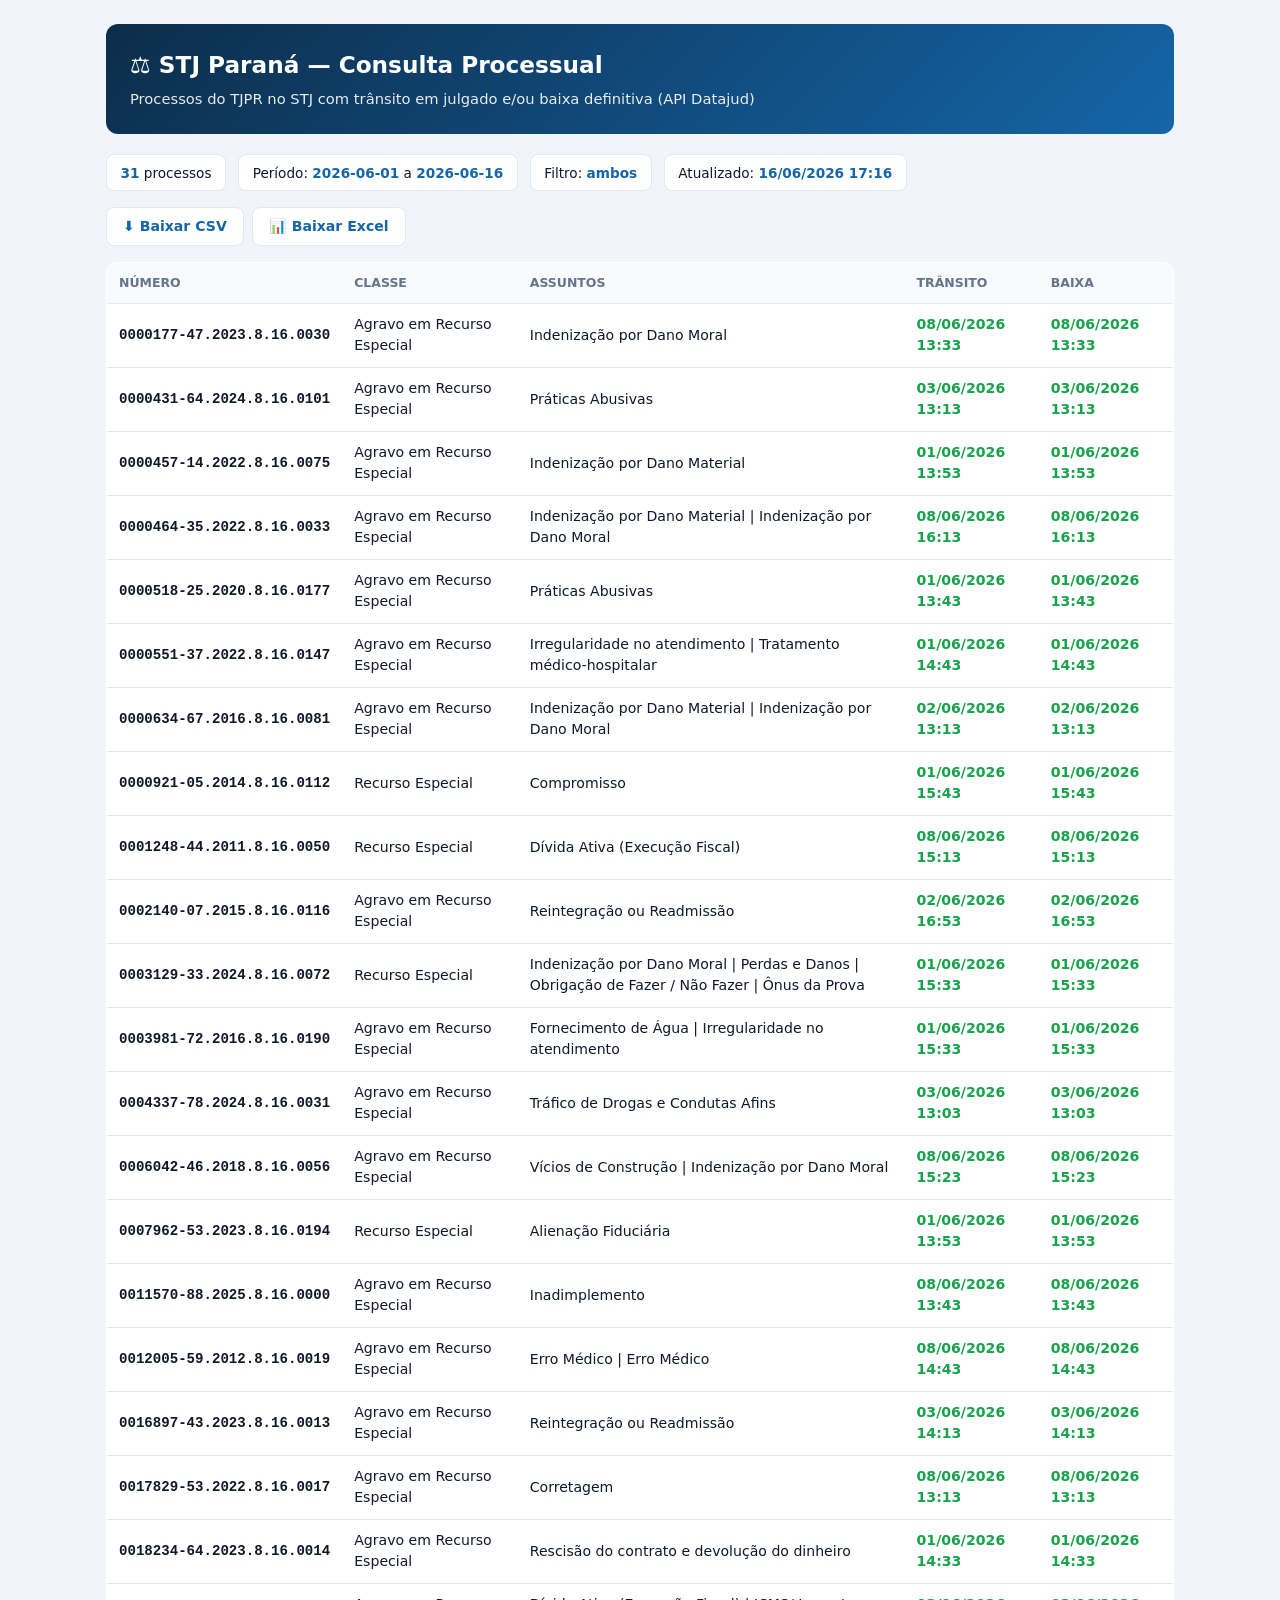
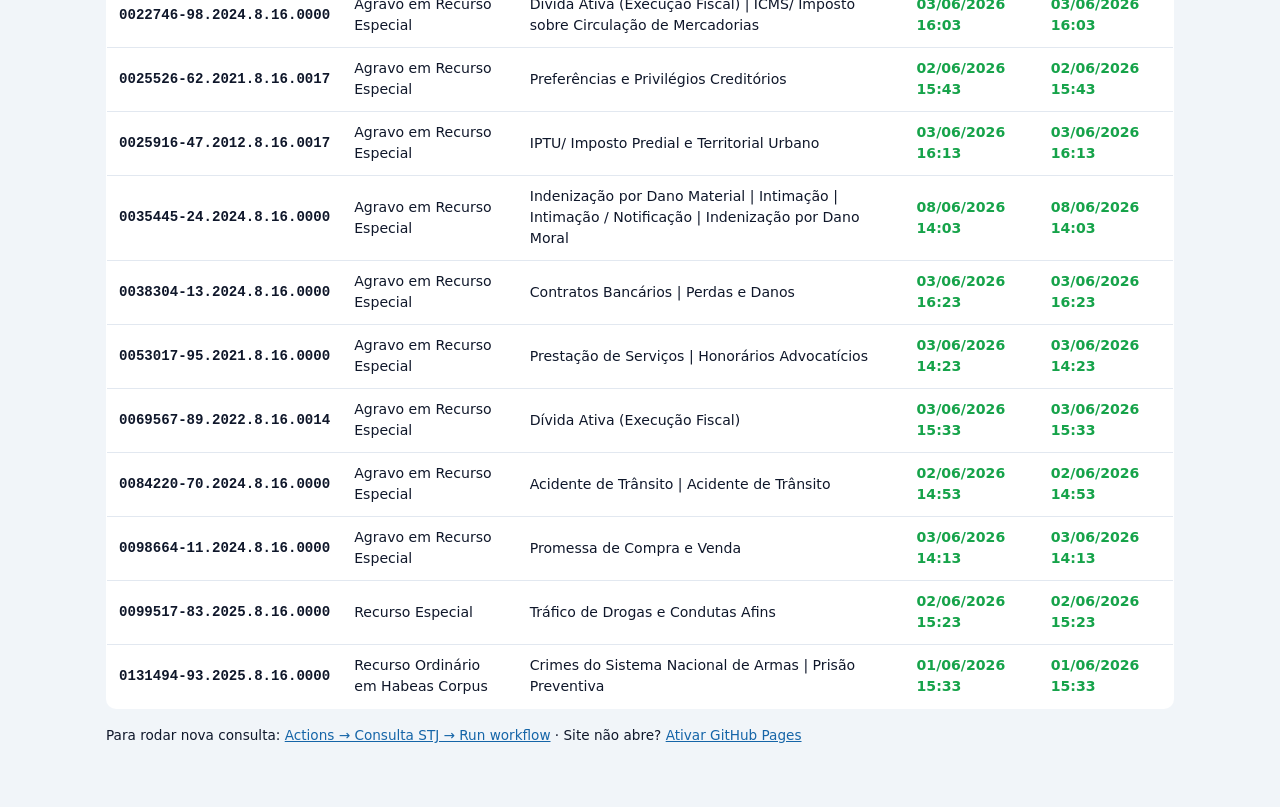
<file: index.html>
<!DOCTYPE html>
<html lang="pt-BR">
<head>
  <meta charset="UTF-8">
  <meta name="viewport" content="width=device-width, initial-scale=1">
  <title>STJ Paraná — Consulta Processual</title>
  <style>
    :root {
      --bg: #f1f5f9;
      --card: #fff;
      --text: #0f172a;
      --muted: #64748b;
      --accent: #1565a8;
      --ok: #16a34a;
      --border: #e2e8f0;
    }
    * { box-sizing: border-box; }
    body {
      margin: 0;
      font-family: system-ui, -apple-system, sans-serif;
      background: var(--bg);
      color: var(--text);
      line-height: 1.5;
    }
    .wrap { max-width: 1100px; margin: 0 auto; padding: 1.5rem 1rem 3rem; }
    header {
      background: linear-gradient(135deg, #0c2d4a, #1565a8);
      color: #fff;
      padding: 1.5rem;
      border-radius: 12px;
      margin-bottom: 1.25rem;
    }
    header h1 { margin: 0 0 .35rem; font-size: 1.45rem; }
    header p { margin: 0; opacity: .9; font-size: .92rem; }
    .meta {
      display: flex; flex-wrap: wrap; gap: .75rem;
      margin-bottom: 1rem;
    }
    .chip {
      background: var(--card);
      border: 1px solid var(--border);
      border-radius: 8px;
      padding: .45rem .85rem;
      font-size: .85rem;
    }
    .chip strong { color: var(--accent); }
    .actions { display: flex; flex-wrap: wrap; gap: .5rem; margin-bottom: 1rem; }
    .btn {
      display: inline-block;
      padding: .5rem 1rem;
      border-radius: 8px;
      font-size: .88rem;
      font-weight: 600;
      text-decoration: none;
      border: 1px solid var(--border);
      background: var(--card);
      color: var(--accent);
    }
    .btn:hover { background: #eff6ff; }
    table {
      width: 100%;
      border-collapse: collapse;
      background: var(--card);
      border-radius: 10px;
      overflow: hidden;
      border: 1px solid var(--border);
      font-size: .88rem;
    }
    th, td { padding: .65rem .75rem; text-align: left; border-bottom: 1px solid var(--border); }
    th { background: #f8fafc; font-size: .78rem; text-transform: uppercase; color: var(--muted); }
    tr.proc { cursor: pointer; }
    tr.proc:hover { background: #f8fafc; }
    tr.proc.sel { background: #eff6ff; }
    .num { font-family: ui-monospace, monospace; font-weight: 600; white-space: nowrap; }
    .badge-ok { color: var(--ok); font-weight: 600; }
    #detalhe {
      display: none;
      margin-top: 1rem;
      background: var(--card);
      border: 1px solid var(--border);
      border-radius: 12px;
      padding: 1.25rem;
    }
    #detalhe.vis { display: block; }
    .grid { display: grid; grid-template-columns: 1fr 1fr; gap: 1rem; }
    @media (max-width: 700px) { .grid { grid-template-columns: 1fr; } }
    .lbl { font-size: .72rem; text-transform: uppercase; color: var(--muted); font-weight: 600; }
    .status { padding: .5rem .75rem; border-radius: 6px; margin: .35rem 0; font-size: .85rem; }
    .status.ok { background: #f0fdf4; color: #14532d; border-left: 4px solid var(--ok); }
    .status.no { background: #fef2f2; color: #991b1b; border-left: 4px solid #ef4444; }
    .timeline { margin-top: 1rem; }
    .tl-item { padding: .5rem 0; border-bottom: 1px solid var(--border); font-size: .85rem; }
    .tl-item:last-child { border-bottom: none; }
    .tl-meta { color: var(--muted); font-size: .78rem; }
    .destaque { background: #dcfce7; color: #166534; font-size: .68rem; padding: 1px 6px; border-radius: 999px; margin-left: .35rem; }
    .empty { text-align: center; padding: 2rem; color: var(--muted); }
    .gh-link { font-size: .85rem; margin-top: 1rem; }
    .gh-link a { color: var(--accent); }
  </style>
</head>
<body>
  <div class="wrap">
    <header>
      <h1>⚖️ STJ Paraná — Consulta Processual</h1>
      <p>Processos do TJPR no STJ com trânsito em julgado e/ou baixa definitiva (API Datajud)</p>
    </header>

    <div class="meta" id="meta"></div>
    <div class="actions">
      <a class="btn" href="resultados.csv" download>⬇️ Baixar CSV</a>
      <a class="btn" href="resultados.xlsx" download>📊 Baixar Excel</a>
    </div>

    <div id="tabela-wrap"></div>
    <div id="detalhe"></div>

    <p class="gh-link">
      Para rodar nova consulta:
      <a href="https://github.com/narleysousa/Consulta-STJ/actions/workflows/consulta.yml">Actions → Consulta STJ → Run workflow</a>
      · Site não abre? <a href="https://github.com/narleysousa/Consulta-STJ/blob/main/ATIVAR-SITE.md">Ativar GitHub Pages</a>
    </p>
  </div>

  <script>
    const DESTAQUES = new Set([848, 22]);

    async function carregar() {
      let dados;
      try {
        const r = await fetch('resultados.json?' + Date.now());
        dados = await r.json();
      } catch {
        dados = { total: 0, processos: [], filtro: {}, gerado_em: '' };
      }

      const f = dados.filtro || {};
      document.getElementById('meta').innerHTML = `
        <div class="chip"><strong>${dados.total}</strong> processos</div>
        ${f.data_inicio ? `<div class="chip">Período: <strong>${f.data_inicio}</strong> a <strong>${f.data_fim}</strong></div>` : ''}
        ${f.modo ? `<div class="chip">Filtro: <strong>${f.modo}</strong></div>` : ''}
        ${dados.gerado_em ? `<div class="chip">Atualizado: <strong>${dados.gerado_em}</strong></div>` : ''}
      `;

      const wrap = document.getElementById('tabela-wrap');
      if (!dados.processos || dados.processos.length === 0) {
        wrap.innerHTML = `<div class="empty card">
          <p>Nenhum resultado ainda.</p>
          <p>Execute a Action <strong>Consulta STJ</strong> no GitHub para gerar os dados.</p>
        </div>`;
        return;
      }

      let html = `<table><thead><tr>
        <th>Número</th><th>Classe</th><th>Assuntos</th>
        <th>Trânsito</th><th>Baixa</th>
      </tr></thead><tbody>`;

      dados.processos.forEach((p, i) => {
        html += `<tr class="proc" data-i="${i}">
          <td class="num">${p.numero_formatado}</td>
          <td>${p.classe}</td>
          <td>${p.assuntos || '—'}</td>
          <td class="${p.tem_transito_julgado === 'Sim' ? 'badge-ok' : ''}">${p.data_transito_julgado || '—'}</td>
          <td class="${p.tem_baixa_definitiva === 'Sim' ? 'badge-ok' : ''}">${p.data_baixa_definitiva || '—'}</td>
        </tr>`;
      });
      html += '</tbody></table>';
      wrap.innerHTML = html;

      const det = document.getElementById('detalhe');
      document.querySelectorAll('tr.proc').forEach(tr => {
        tr.addEventListener('click', () => {
          document.querySelectorAll('tr.proc').forEach(r => r.classList.remove('sel'));
          tr.classList.add('sel');
          const p = dados.processos[+tr.dataset.i];
          mostrarDetalhe(p, det);
        });
      });
    }

    function mostrarDetalhe(p, el) {
      const tl = (p.timeline || []).slice().reverse().map(m => {
        const dest = DESTAQUES.has(m.codigo) ? '<span class="destaque">Destaque</span>' : '';
        return `<div class="tl-item">
          <strong>${m.nome}</strong>${dest}
          <div class="tl-meta">${m.orgao ? m.orgao + ' · ' : ''}${m.data}</div>
        </div>`;
      }).join('');

      el.className = 'vis';
      el.innerHTML = `
        <div class="grid">
          <div>
            <div class="lbl">Número</div>
            <div class="num">${p.numero_formatado}</div>
            <div class="lbl" style="margin-top:.75rem">Classe</div>
            <div>${p.classe}</div>
            <div class="lbl" style="margin-top:.75rem">Ajuizamento</div>
            <div>${p.data_ajuizamento || '—'}</div>
            <div class="lbl" style="margin-top:.75rem">Assuntos</div>
            <div>${p.assuntos || '—'}</div>
          </div>
          <div>
            <div class="status ${p.tem_transito_julgado === 'Sim' ? 'ok' : 'no'}">
              ${p.tem_transito_julgado === 'Sim' ? '✅' : '❌'} Trânsito em julgado — ${p.data_transito_julgado || '—'}
            </div>
            <div class="status ${p.tem_baixa_definitiva === 'Sim' ? 'ok' : 'no'}">
              ${p.tem_baixa_definitiva === 'Sim' ? '✅' : '❌'} Baixa definitiva — ${p.data_baixa_definitiva || '—'}
            </div>
          </div>
        </div>
        ${tl ? `<div class="timeline"><div class="lbl">Histórico de movimentos</div>${tl}</div>` : ''}
      `;
    }

    carregar();
  </script>
</body>
</html>
</file>
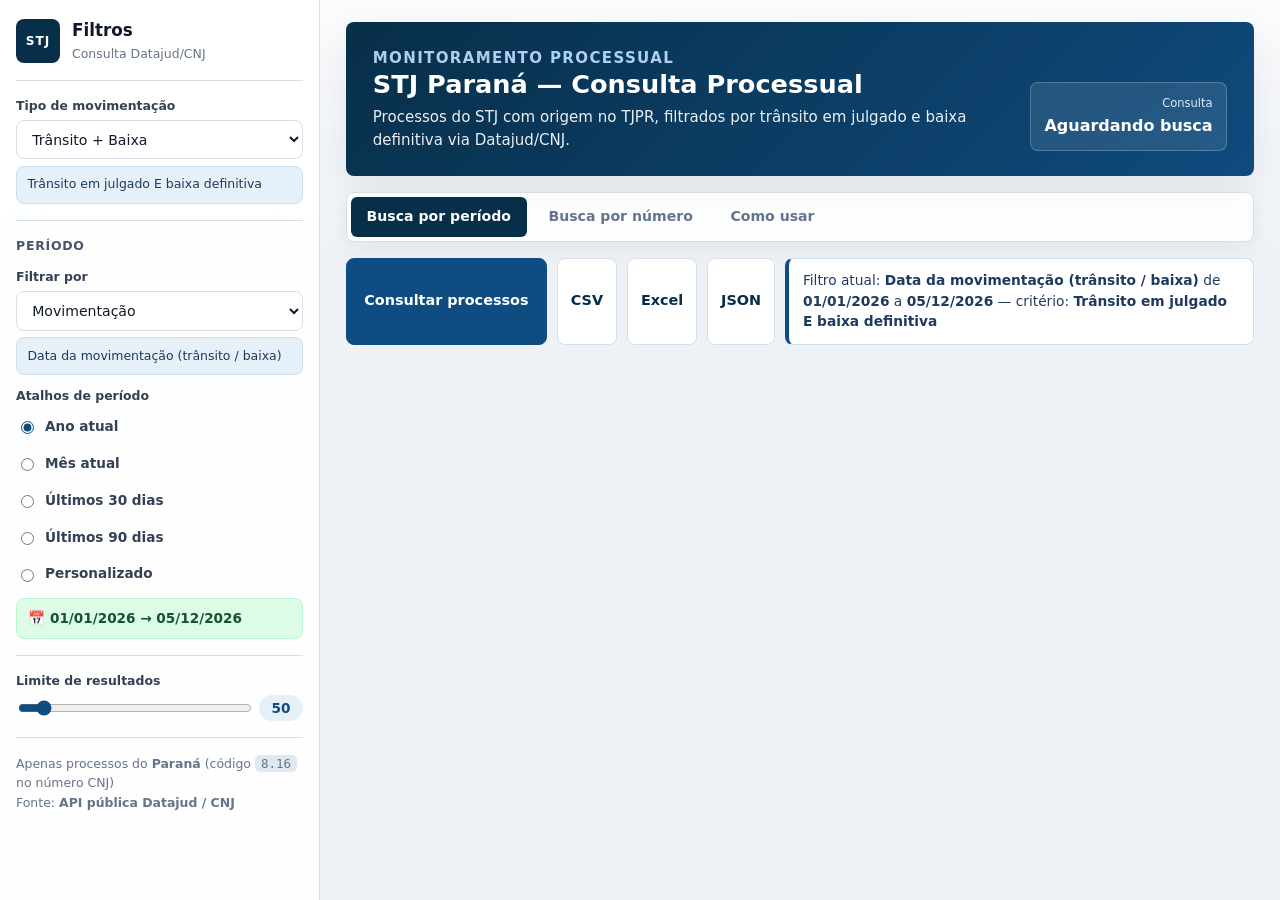
<file: docs/index.html>
<!DOCTYPE html>
<html lang="pt-BR">
<head>
  <meta charset="UTF-8">
  <meta name="viewport" content="width=device-width, initial-scale=1">
  <title>STJ Paraná — Consulta Processual</title>
  <link rel="stylesheet" href="app.css?v=20260617">
</head>
<body>
<div class="layout">
  <aside class="sidebar">
    <div class="sidebar-head">
      <span class="brand-mark" aria-hidden="true">STJ</span>
      <div>
        <h2>Filtros</h2>
        <p>Consulta Datajud/CNJ</p>
      </div>
    </div>

    <label for="modo">Tipo de movimentação</label>
    <select id="modo">
      <option value="ambos">Trânsito + Baixa</option>
      <option value="transito">Só trânsito</option>
      <option value="baixa">Só baixa</option>
      <option value="qualquer">Trânsito ou Baixa</option>
    </select>
    <div class="sidebar-hint" id="hint-modo">Trânsito em julgado E baixa definitiva</div>

    <hr class="sep">
    <div class="section-title">Período</div>

    <label for="tipo-data">Filtrar por</label>
    <select id="tipo-data">
      <option value="movimentacao">Movimentação</option>
      <option value="ajuizamento">Ajuizamento</option>
      <option value="atualizacao">Última atualização</option>
    </select>
    <div class="sidebar-hint" id="hint-tipo">Data da movimentação (trânsito / baixa)</div>

    <p class="lbl" style="margin-top:.75rem">Atalhos de período</p>
    <div class="radio-group">
      <label><input type="radio" name="atalho" value="ano_atual" checked> Ano atual</label>
      <label><input type="radio" name="atalho" value="mes_atual"> Mês atual</label>
      <label><input type="radio" name="atalho" value="ultimos_30"> Últimos 30 dias</label>
      <label><input type="radio" name="atalho" value="ultimos_90"> Últimos 90 dias</label>
      <label><input type="radio" name="atalho" value="personalizado"> Personalizado</label>
    </div>
    <div class="sidebar-periodo" id="sidebar-periodo"></div>
    <div class="datas-custom hidden" id="datas-custom">
      <label for="data-ini">Data inicial</label>
      <input type="date" id="data-ini">
      <label for="data-fim">Data final</label>
      <input type="date" id="data-fim">
    </div>

    <hr class="sep">
    <label for="limite">Limite de resultados</label>
    <div class="range-wrap">
      <input type="range" id="limite" min="10" max="500" step="10" value="50">
      <span class="range-val" id="limite-val">50</span>
    </div>

    <div class="sidebar-footer">
      Apenas processos do <strong>Paraná</strong> (código <code>8.16</code> no número CNJ)<br>
      Fonte: <strong>API pública Datajud / CNJ</strong>
    </div>
  </aside>

  <main class="main">
    <div class="hero">
      <div>
        <p class="eyebrow">Monitoramento processual</p>
        <h1>STJ Paraná — Consulta Processual</h1>
        <p>Processos do STJ com origem no TJPR, filtrados por trânsito em julgado e baixa definitiva via Datajud/CNJ.</p>
      </div>
      <div class="hero-stats" id="hero-stats">
        <span>Dados locais</span>
        <strong>Carregando</strong>
      </div>
    </div>

    <nav class="tabs">
      <button class="tab active" data-tab="periodo">Busca por período</button>
      <button class="tab" data-tab="numero">Busca por número</button>
      <button class="tab" data-tab="ajuda">Como usar</button>
    </nav>

    <div id="panel-periodo" class="tab-panel active">
      <div class="action-bar">
        <button class="btn-primary" id="btn-consultar">Consultar processos</button>
        <a class="btn-secondary hidden" id="btn-vercel" href="https://vercel.com/new/clone?repository-url=https://github.com/narleysousa/Consulta-STJ&amp;project-name=consulta-stj" target="_blank" rel="noopener">Consulta instantânea (Vercel)</a>
        <a class="btn-secondary" href="resultados.csv" download>CSV</a>
        <a class="btn-secondary" href="resultados.xlsx" download>Excel</a>
        <a class="btn-secondary" href="resultados.json" download>JSON</a>
        <div class="info-box" id="info-filtro"></div>
      </div>
      <div id="alerta-periodo" class="alert" style="display:none"></div>
      <div id="progresso" class="hidden">
        <div class="progress"><div id="progresso-bar"></div></div>
      </div>

      <div id="area-resultados" class="hidden">
        <div class="metrics" id="metricas"></div>

        <details class="expander">
          <summary>📊 Distribuição por classe (top 10)</summary>
          <div class="exp-body bar-chart" id="grafico-classes"></div>
        </details>

        <h4>Resultados</h4>
        <div class="filters-row">
          <input type="text" id="filtro-texto" placeholder="🔍 Filtrar na tabela — número, classe ou assunto...">
          <select id="filtro-status">
            <option value="">Todos os status</option>
            <option value="Com trânsito">Com trânsito</option>
            <option value="Com baixa">Com baixa</option>
            <option value="Com ambos">Com ambos</option>
            <option value="Sem trânsito">Sem trânsito</option>
            <option value="Sem baixa">Sem baixa</option>
          </select>
          <select id="ordem-resultados">
            <option value="transito_desc">Trânsito mais recente</option>
            <option value="baixa_desc">Baixa mais recente</option>
            <option value="classe_asc">Classe A-Z</option>
            <option value="numero_asc">Número CNJ</option>
          </select>
          <button class="btn-ghost" id="btn-limpar-filtros" type="button">Limpar</button>
        </div>
        <p class="caption" id="caption-tabela"></p>
        <div class="table-wrap" id="tabela-wrap"></div>
        <div id="detalhe"></div>
      </div>
    </div>

    <div id="panel-numero" class="tab-panel">
      <div class="help-card compact">
        <p>Cole um ou mais números CNJ, <strong>um por linha</strong>. Aceita com ou sem formatação:</p>
        <p><code>0040376-67.2020.8.16.0014</code> ou <code>00403766720208160014</code></p>
      </div>
      <textarea class="busca-num" id="numeros-input" placeholder="0040376-67.2020.8.16.0014&#10;0000431-64.2024.8.16.0101"></textarea>
      <button class="btn-primary btn-numero" id="btn-numero">Consultar números</button>
      <div id="alerta-numero" class="alert alert-numero" style="display:none"></div>
      <div id="resultados-numero" style="margin-top:1rem"></div>
    </div>

    <div id="panel-ajuda" class="tab-panel">
      <div class="help-card">
        <h3>Como usar</h3>
        <p><strong>Busca por período:</strong> configure os filtros na barra lateral e clique em <em>Consultar processos</em>.</p>
        <p>No <strong>GitHub Pages</strong>, clique em <em>Atualizar dados</em> — a consulta roda no GitHub Actions (~1–2 min). Para consulta instantânea: <a href="https://vercel.com/new/clone?repository-url=https://github.com/narleysousa/Consulta-STJ&amp;project-name=consulta-stj" target="_blank" rel="noopener">deploy na Vercel</a> (grátis) ou <code>./iniciar-site.sh</code> no computador.</p>
        <p><strong>Busca por número:</strong> cole um ou mais números CNJ na aba correspondente.</p>
        <p><strong>Detalhes:</strong> clique em qualquer linha da tabela para ver o histórico de movimentos.</p>
        <h3>Critérios</h3>
        <ul>
          <li><strong>Trânsito + Baixa:</strong> processos com ambos os movimentos (TPU 848 e 22)</li>
          <li><strong>Só trânsito / Só baixa / Trânsito ou Baixa:</strong> variações do filtro</li>
        </ul>
        <p>Processos do Paraná são identificados pelo padrão <code>.8.16.</code> no número CNJ (TJPR).</p>
      </div>
    </div>
  </main>
</div>
<script src="app.js?v=20260618-4"></script>
</body>
</html>
</file>
<file: docs/app.css>
:root {
  --bg: #eef2f7;
  --surface: #ffffff;
  --surface-soft: #f8fafc;
  --text: #111827;
  --muted: #64748b;
  --muted-strong: #475569;
  --brand: #0f4c81;
  --brand-dark: #082f49;
  --brand-soft: #e6f0f8;
  --ok: #15803d;
  --ok-soft: #dcfce7;
  --warn: #b45309;
  --warn-soft: #fef3c7;
  --danger: #b91c1c;
  --danger-soft: #fee2e2;
  --border: #d7dee8;
  --shadow: 0 18px 45px rgba(15, 23, 42, .08);
  --radius: 8px;
}

* { box-sizing: border-box; }

body {
  margin: 0;
  font-family: Inter, ui-sans-serif, system-ui, -apple-system, "Segoe UI", sans-serif;
  background:
    linear-gradient(180deg, rgba(255, 255, 255, .74), rgba(255, 255, 255, 0) 260px),
    var(--bg);
  color: var(--text);
  line-height: 1.5;
}

button,
input,
select,
textarea {
  font: inherit;
}

button,
a {
  -webkit-tap-highlight-color: transparent;
}

a { color: var(--brand); }

.layout {
  display: grid;
  grid-template-columns: 320px minmax(0, 1fr);
  min-height: 100vh;
}

.layout > * {
  min-width: 0;
}

.sidebar {
  background: rgba(255, 255, 255, .92);
  border-right: 1px solid var(--border);
  padding: 1.15rem 1rem 2rem;
  position: sticky;
  top: 0;
  height: 100vh;
  overflow-y: auto;
  backdrop-filter: blur(18px);
}

.sidebar-head {
  display: flex;
  align-items: center;
  gap: .75rem;
  padding-bottom: 1rem;
  border-bottom: 1px solid var(--border);
  margin-bottom: 1rem;
}

.brand-mark {
  display: inline-grid;
  place-items: center;
  width: 44px;
  height: 44px;
  border-radius: var(--radius);
  background: var(--brand-dark);
  color: #fff;
  font-size: .76rem;
  font-weight: 800;
  letter-spacing: .08em;
}

.sidebar h2 {
  margin: 0;
  font-size: 1.05rem;
  color: var(--text);
}

.sidebar-head p {
  margin: .1rem 0 0;
  color: var(--muted);
  font-size: .78rem;
}

.sidebar label,
.sidebar .lbl,
.section-title {
  display: block;
  font-size: .78rem;
  font-weight: 750;
  color: #334155;
  margin: .78rem 0 .28rem;
}

.section-title {
  margin-top: 0;
  text-transform: uppercase;
  letter-spacing: .06em;
  color: var(--muted-strong);
}

.sidebar select,
.sidebar input[type="date"],
.sidebar input[type="number"],
.sidebar textarea,
.filters-row input,
.filters-row select,
textarea.busca-num {
  width: 100%;
  padding: .6rem .7rem;
  border: 1px solid var(--border);
  border-radius: var(--radius);
  font-size: .88rem;
  background: #fff;
  color: var(--text);
  outline: none;
  transition: border-color .16s ease, box-shadow .16s ease, background .16s ease;
}

.sidebar select:focus,
.sidebar input:focus,
.filters-row input:focus,
.filters-row select:focus,
textarea.busca-num:focus {
  border-color: var(--brand);
  box-shadow: 0 0 0 3px rgba(15, 76, 129, .14);
}

.sidebar-hint {
  font-size: .78rem;
  color: #1e3a5f;
  background: var(--brand-soft);
  border: 1px solid #c9deef;
  padding: .55rem .65rem;
  border-radius: var(--radius);
  margin-top: .4rem;
}

.sidebar-periodo {
  background: var(--ok-soft);
  border: 1px solid #bbf7d0;
  color: #14532d;
  padding: .58rem .7rem;
  border-radius: var(--radius);
  font-size: .85rem;
  margin-top: .5rem;
  font-weight: 650;
}

.sidebar-footer {
  font-size: .78rem;
  color: var(--muted);
  line-height: 1.55;
  margin-top: 1rem;
  padding-top: 1rem;
  border-top: 1px solid var(--border);
}

.sidebar-footer code,
.help-card code {
  background: #e2e8f0;
  padding: 1px 6px;
  border-radius: 5px;
}

hr.sep {
  border: none;
  border-top: 1px solid var(--border);
  margin: 1rem 0;
}

.radio-group {
  display: flex;
  flex-direction: column;
  gap: .3rem;
}

.radio-group label {
  display: flex;
  align-items: center;
  gap: .5rem;
  min-height: 32px;
  font-weight: 550;
  font-size: .85rem;
  margin: 0;
  cursor: pointer;
}

.radio-group input {
  accent-color: var(--brand);
}

.range-wrap {
  display: grid;
  grid-template-columns: 1fr auto;
  gap: .55rem;
  align-items: center;
  margin-top: .25rem;
}

.range-wrap input[type=range] {
  width: 100%;
  accent-color: var(--brand);
}

.range-val {
  min-width: 44px;
  text-align: center;
  font-size: .85rem;
  color: var(--brand);
  font-weight: 800;
  background: var(--brand-soft);
  border-radius: 999px;
  padding: .18rem .45rem;
}

.datas-custom {
  display: grid;
  gap: .5rem;
  margin-top: .5rem;
}

.main {
  padding: 1.4rem clamp(1rem, 2vw, 2rem) 3rem;
  max-width: 1180px;
  width: 100%;
  min-width: 0;
}

.hero {
  display: grid;
  grid-template-columns: minmax(0, 1fr) auto;
  gap: 1rem;
  align-items: end;
  background:
    linear-gradient(135deg, rgba(8, 47, 73, .98), rgba(15, 76, 129, .94)),
    #082f49;
  color: #fff;
  padding: 1.55rem 1.7rem;
  border-radius: var(--radius);
  margin-bottom: 1rem;
  box-shadow: var(--shadow);
}

.eyebrow {
  margin: 0 0 .35rem;
  text-transform: uppercase;
  letter-spacing: .09em;
  font-size: .72rem;
  font-weight: 800;
  color: #bfdbfe;
}

.hero h1 {
  margin: 0 0 .45rem;
  font-size: clamp(1.45rem, 2vw, 2rem);
  line-height: 1.14;
}

.hero p {
  margin: 0;
  opacity: .92;
  font-size: .94rem;
  max-width: 760px;
}

.hero-stats {
  min-width: 150px;
  border: 1px solid rgba(255, 255, 255, .22);
  border-radius: var(--radius);
  padding: .75rem .85rem;
  background: rgba(255, 255, 255, .1);
  text-align: right;
}

.hero-stats span {
  display: block;
  color: #dbeafe;
  font-size: .72rem;
}

.hero-stats strong {
  display: block;
  margin-top: .12rem;
  font-size: 1rem;
}

.tabs {
  display: flex;
  gap: .35rem;
  flex-wrap: wrap;
  background: rgba(255, 255, 255, .86);
  border: 1px solid var(--border);
  border-radius: var(--radius);
  padding: 4px;
  margin-bottom: 1rem;
  box-shadow: 0 8px 22px rgba(15, 23, 42, .05);
}

.tab {
  border: none;
  background: transparent;
  padding: .58rem 1rem;
  border-radius: 6px;
  font-size: .88rem;
  font-weight: 650;
  color: var(--muted);
  cursor: pointer;
}

.tab:hover {
  color: var(--text);
  background: #f1f5f9;
}

.tab.active {
  background: var(--brand-dark);
  color: #fff;
}

.tab-panel { display: none; }
.tab-panel.active { display: block; }

.action-bar {
  display: grid;
  grid-template-columns: auto auto auto auto minmax(260px, 1fr);
  gap: .6rem;
  align-items: stretch;
}

.btn-primary,
.btn-secondary,
.btn-ghost {
  display: inline-flex;
  align-items: center;
  justify-content: center;
  min-height: 42px;
  border-radius: var(--radius);
  font-size: .9rem;
  font-weight: 750;
  cursor: pointer;
  text-decoration: none;
  white-space: nowrap;
  transition: transform .12s ease, background .16s ease, border-color .16s ease, color .16s ease;
}

.btn-primary {
  background: var(--brand);
  color: #fff;
  border: 1px solid var(--brand);
  padding: .65rem 1.1rem;
}

.btn-primary:hover { background: #0b416f; }
.btn-primary:active,
.btn-secondary:active,
.btn-ghost:active { transform: translateY(1px); }
.btn-primary:disabled { opacity: .62; cursor: wait; }

.btn-secondary {
  background: #fff;
  color: var(--brand-dark);
  border: 1px solid var(--border);
  padding: .62rem .82rem;
}

.btn-secondary:hover {
  border-color: var(--brand);
  background: var(--brand-soft);
}

.btn-ghost {
  border: 1px solid var(--border);
  background: transparent;
  color: var(--muted-strong);
  padding: .55rem .8rem;
}

.btn-ghost:hover {
  background: #fff;
  color: var(--text);
}

.btn-numero {
  margin-top: .8rem;
}

.info-box {
  min-width: 240px;
  background: #fff;
  border: 1px solid #c9deef;
  border-left: 4px solid var(--brand);
  border-radius: var(--radius);
  padding: .72rem .88rem;
  font-size: .86rem;
  color: #1e3a5f;
}

.alert {
  padding: .75rem 1rem;
  border-radius: var(--radius);
  margin: .8rem 0;
  font-size: .88rem;
  border: 1px solid transparent;
}

.alert.ok {
  background: var(--ok-soft);
  border-color: #bbf7d0;
  color: #14532d;
}

.alert.err {
  background: var(--danger-soft);
  border-color: #fecaca;
  color: #7f1d1d;
}

.alert.info {
  background: var(--brand-soft);
  border-color: #bfdbfe;
  color: #1e3a5f;
}

.params-action {
  margin: .5rem 0 .75rem;
  font-size: .85rem;
  border-collapse: collapse;
}

.params-action td {
  padding: .15rem .5rem .15rem 0;
}

.params-action code {
  background: rgba(0, 0, 0, .06);
  padding: .1rem .35rem;
  border-radius: 4px;
}

.alert-numero {
  margin-top: .8rem;
}

.metrics {
  display: grid;
  grid-template-columns: repeat(4, minmax(0, 1fr));
  gap: .75rem;
  margin: 1rem 0;
}

.metric {
  background: #fff;
  border: 1px solid var(--border);
  border-radius: var(--radius);
  padding: .85rem .95rem;
  box-shadow: 0 8px 22px rgba(15, 23, 42, .04);
}

.metric .val {
  font-size: 1.7rem;
  line-height: 1;
  font-weight: 850;
  color: var(--brand-dark);
}

.metric .lbl {
  margin-top: .35rem;
  font-size: .72rem;
  color: var(--muted);
  text-transform: uppercase;
  letter-spacing: .06em;
  font-weight: 800;
}

.filters-row {
  display: grid;
  grid-template-columns: minmax(220px, 1.5fr) minmax(150px, .8fr) minmax(150px, .8fr) auto;
  gap: .65rem;
  margin: .75rem 0 .6rem;
  align-items: center;
}

.table-wrap {
  background: #fff;
  border: 1px solid var(--border);
  border-radius: var(--radius);
  overflow: auto;
  max-width: 100%;
  max-height: 520px;
  box-shadow: 0 10px 28px rgba(15, 23, 42, .05);
}

table {
  width: 100%;
  border-collapse: collapse;
  font-size: .86rem;
}

th {
  position: sticky;
  top: 0;
  z-index: 1;
  background: #f8fafc;
  text-align: left;
  padding: .72rem .8rem;
  font-size: .71rem;
  text-transform: uppercase;
  color: var(--muted);
  border-bottom: 1px solid var(--border);
  letter-spacing: .05em;
}

td {
  padding: .68rem .8rem;
  border-bottom: 1px solid #edf2f7;
  vertical-align: top;
}

tr.proc {
  cursor: pointer;
  transition: background .14s ease;
}

tr.proc:hover { background: #f8fafc; }
tr.proc.sel { background: #e6f0f8; }

.num {
  font-family: ui-monospace, SFMono-Regular, Menlo, Consolas, monospace;
  font-weight: 750;
  white-space: nowrap;
  color: var(--brand-dark);
}

.assuntos-cell {
  max-width: 320px;
  color: var(--muted-strong);
}

.status-pill {
  display: inline-flex;
  align-items: center;
  gap: .35rem;
  border-radius: 999px;
  padding: .18rem .55rem;
  font-weight: 750;
  font-size: .78rem;
  white-space: nowrap;
}

.status-pill.ok {
  color: #14532d;
  background: var(--ok-soft);
}

.status-pill.no {
  color: #7f1d1d;
  background: var(--danger-soft);
}

.empty-state {
  padding: 1.25rem;
  color: var(--muted);
}

.card,
.help-card {
  background: #fff;
  border: 1px solid var(--border);
  border-radius: var(--radius);
  padding: 1.15rem;
  margin-top: 1rem;
  box-shadow: 0 10px 28px rgba(15, 23, 42, .05);
}

.card-grid {
  display: grid;
  grid-template-columns: minmax(0, 1.2fr) minmax(260px, .8fr);
  gap: 1.2rem;
}

.proc-label {
  font-size: .7rem;
  text-transform: uppercase;
  color: var(--muted);
  font-weight: 800;
  letter-spacing: .06em;
  margin-top: .65rem;
}

.proc-label:first-child { margin-top: 0; }

.processo-numero {
  font-family: ui-monospace, SFMono-Regular, Menlo, Consolas, monospace;
  font-weight: 850;
  font-size: 1.05rem;
  color: var(--brand-dark);
  overflow-wrap: anywhere;
}

.status {
  padding: .6rem .75rem;
  border-radius: var(--radius);
  margin: .4rem 0;
  font-size: .86rem;
  border: 1px solid transparent;
}

.status.ok {
  background: var(--ok-soft);
  border-color: #bbf7d0;
  color: #14532d;
}

.status.no {
  background: var(--danger-soft);
  border-color: #fecaca;
  color: #7f1d1d;
}

.timeline {
  margin-top: 1rem;
  border-left: 2px solid var(--border);
}

.timeline-item {
  position: relative;
  padding: .6rem 0 .6rem 1rem;
  font-size: .86rem;
}

.timeline-item::before {
  content: "";
  position: absolute;
  left: -6px;
  top: .95rem;
  width: 10px;
  height: 10px;
  border-radius: 50%;
  background: var(--brand);
  box-shadow: 0 0 0 3px #fff;
}

.timeline-item.is-highlight::before {
  background: var(--ok);
}

.tl-meta {
  font-size: .78rem;
  color: var(--muted);
  margin-top: .15rem;
}

.destaque {
  background: var(--ok-soft);
  color: #166534;
  font-size: .68rem;
  padding: 1px 7px;
  border-radius: 999px;
  margin-left: .35rem;
  font-weight: 800;
}

.help-card {
  line-height: 1.7;
}

.help-card.compact {
  margin-bottom: 1rem;
}

.help-card h3 {
  color: var(--brand-dark);
  margin-top: 0;
}

.expander {
  background: #fff;
  border: 1px solid var(--border);
  border-radius: var(--radius);
  margin: 1rem 0;
  overflow: hidden;
  box-shadow: 0 8px 22px rgba(15, 23, 42, .04);
}

.expander summary {
  padding: .8rem 1rem;
  cursor: pointer;
  font-weight: 750;
  background: #f8fafc;
}

.expander .exp-body { padding: 1rem; }

.bar-chart {
  display: flex;
  flex-direction: column;
  gap: .5rem;
}

.bar-row {
  display: grid;
  grid-template-columns: minmax(120px, 1fr) minmax(160px, 3fr) auto;
  gap: .6rem;
  align-items: center;
  font-size: .82rem;
}

.bar-track {
  background: #e2e8f0;
  border-radius: 999px;
  height: 14px;
  overflow: hidden;
}

.bar-fill {
  background: linear-gradient(90deg, var(--brand), #16a34a);
  height: 100%;
  border-radius: 999px;
}

.progress {
  height: 7px;
  background: #dbe3ed;
  border-radius: 99px;
  overflow: hidden;
  margin: .7rem 0;
}

.progress > div {
  height: 100%;
  background: linear-gradient(90deg, var(--brand), var(--ok));
  width: 0%;
  transition: width .3s;
}

.hidden { display: none !important; }

.caption {
  font-size: .82rem;
  color: var(--muted);
  margin: .35rem 0;
}

textarea.busca-num {
  min-height: 150px;
  padding: .8rem;
  font-family: ui-monospace, SFMono-Regular, Menlo, Consolas, monospace;
  font-size: .86rem;
  resize: vertical;
}

.numero-result-card {
  display: grid;
  gap: .55rem;
  background: #fff;
  border: 1px solid var(--border);
  border-radius: var(--radius);
  padding: 1rem;
  margin-bottom: .8rem;
  box-shadow: 0 8px 22px rgba(15, 23, 42, .05);
}

.numero-result-head {
  display: flex;
  justify-content: space-between;
  gap: .75rem;
  align-items: flex-start;
}

@media (max-width: 980px) {
  .layout { grid-template-columns: 1fr; }
  .sidebar {
    position: static;
    height: auto;
    border-right: none;
    border-bottom: 1px solid var(--border);
  }
  .action-bar {
    grid-template-columns: repeat(4, auto);
  }
  .info-box {
    grid-column: 1 / -1;
  }
}

@media (max-width: 760px) {
  .main { padding-inline: .85rem; }
  .hero {
    grid-template-columns: 1fr;
    align-items: start;
    padding: 1.25rem;
  }
  .hero-stats {
    text-align: left;
    min-width: 0;
  }
  .metrics { grid-template-columns: repeat(2, minmax(0, 1fr)); }
  .filters-row { grid-template-columns: 1fr; }
  .card-grid { grid-template-columns: 1fr; }
  .bar-row { grid-template-columns: 1fr; gap: .25rem; }
}

@media (max-width: 520px) {
  .action-bar {
    grid-template-columns: 1fr 1fr 1fr;
  }
  .action-bar .btn-primary {
    grid-column: 1 / -1;
  }
  .metrics { grid-template-columns: 1fr; }
  .tabs { display: grid; }
  .tab { width: 100%; }
}
</file>
